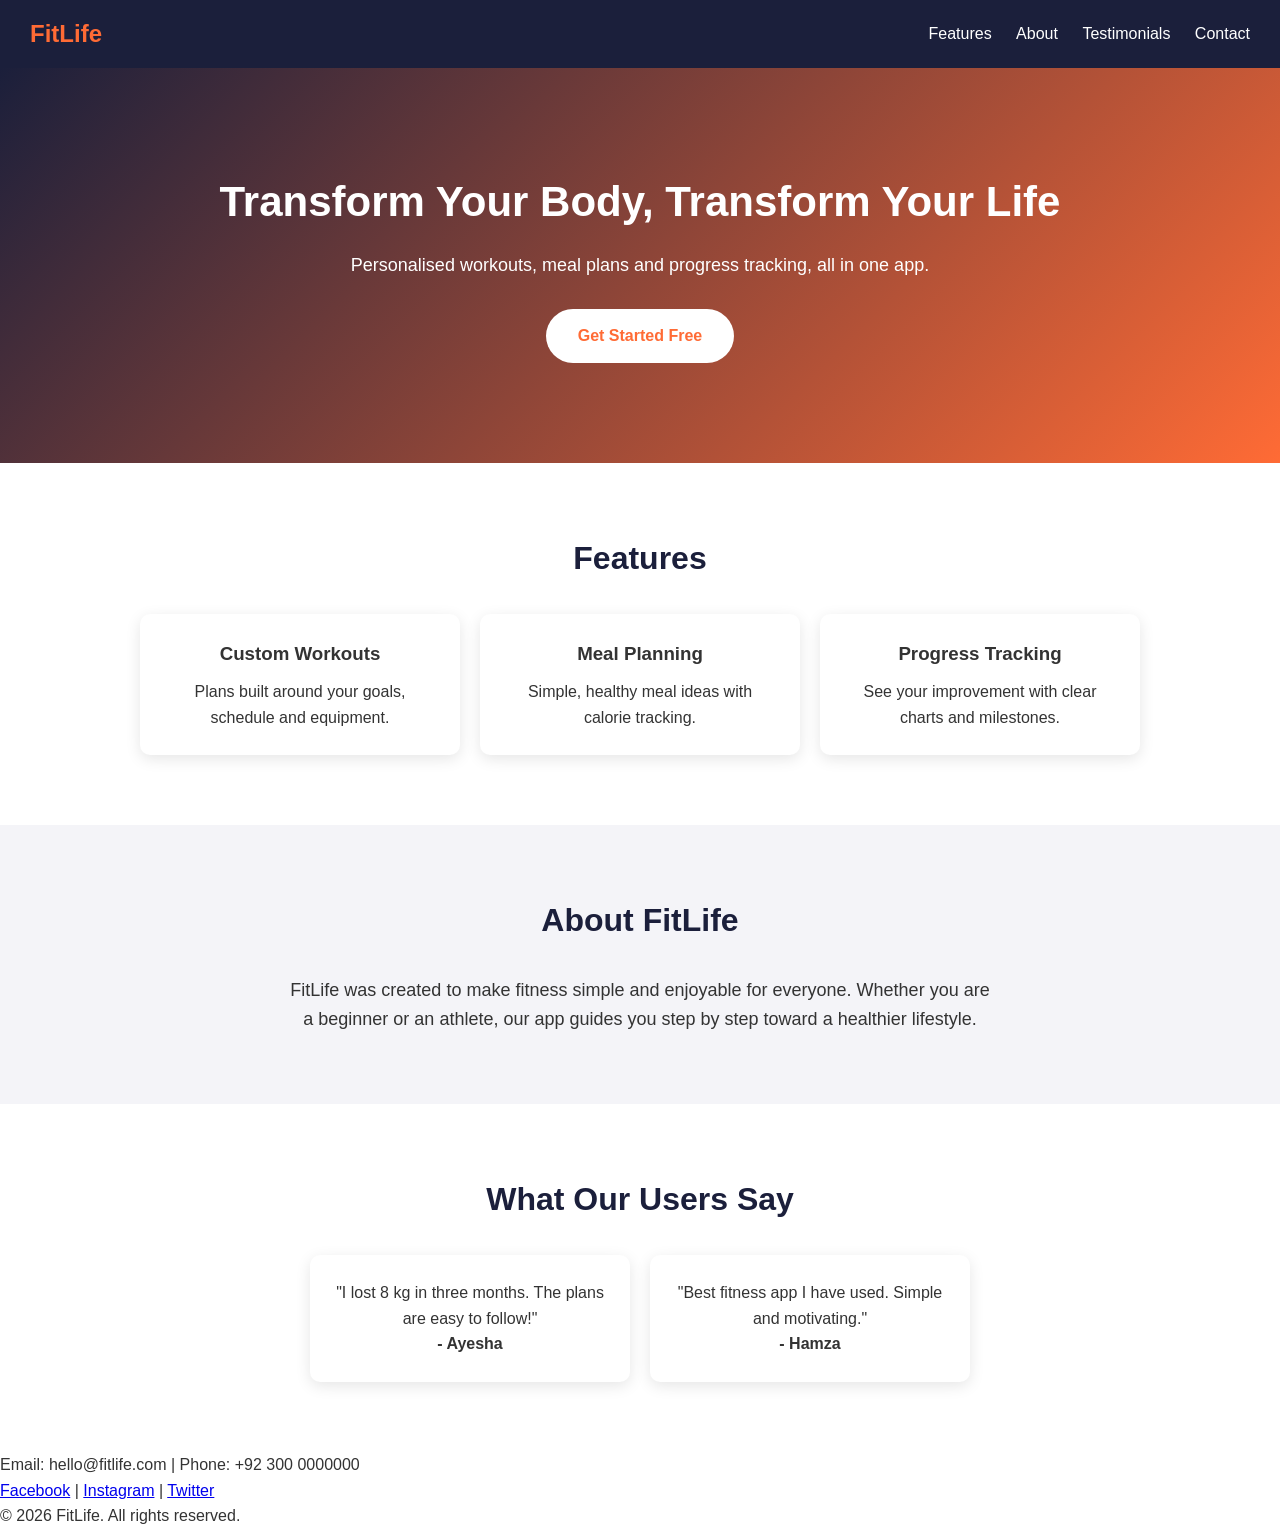
<file: WebDev-L1-LandingPage/index.html>
<!DOCTYPE html>
<html lang="en">
<head>
  <meta charset="UTF-8">
  <meta name="viewport" content="width=device-width, initial-scale=1.0">
  <title>FitLife - Your Fitness Partner</title>
  <link rel="stylesheet" href="style.css">
</head>
<body>
  <header class="navbar">
    <div class="logo">FitLife</div>
    <nav>
      <a href="#features">Features</a>
      <a href="#about">About</a>
      <a href="#testimonials">Testimonials</a>
      <a href="#contact">Contact</a>
    </nav>
  </header>

  <section class="hero">
    <h1>Transform Your Body, Transform Your Life</h1>
    <p>Personalised workouts, meal plans and progress tracking, all in one app.</p>
    <a href="#contact" class="cta">Get Started Free</a>
  </section>

  <section id="features" class="section">
    <h2>Features</h2>
    <div class="cards">
      <div class="card">
        <h3>Custom Workouts</h3>
        <p>Plans built around your goals, schedule and equipment.</p>
      </div>
      <div class="card">
        <h3>Meal Planning</h3>
        <p>Simple, healthy meal ideas with calorie tracking.</p>
      </div>
      <div class="card">
        <h3>Progress Tracking</h3>
        <p>See your improvement with clear charts and milestones.</p>
      </div>
    </div>
  </section>

  <section id="about" class="section alt">
    <h2>About FitLife</h2>
    <p class="about-text">FitLife was created to make fitness simple and enjoyable for everyone. Whether you are a beginner or an athlete, our app guides you step by step toward a healthier lifestyle.</p>
  </section>

  <section id="testimonials" class="section">
    <h2>What Our Users Say</h2>
    <div class="cards">
      <div class="card">
        <p>"I lost 8 kg in three months. The plans are easy to follow!"</p>
        <strong>- Ayesha</strong>
      </div>
      <div class="card">
        <p>"Best fitness app I have used. Simple and motivating."</p>
        <strong>- Hamza</strong>
      </div>
    </div>
  </section>

  <footer id="contact" class="footer">
    <p>Email: hello@fitlife.com | Phone: +92 300 0000000</p>
    <p>
      <a href="#">Facebook</a> |
      <a href="#">Instagram</a> |
      <a href="#">Twitter</a>
    </p>
    <p>&copy; 2026 FitLife. All rights reserved.</p>
  </footer>
</body>
</html>
</file>
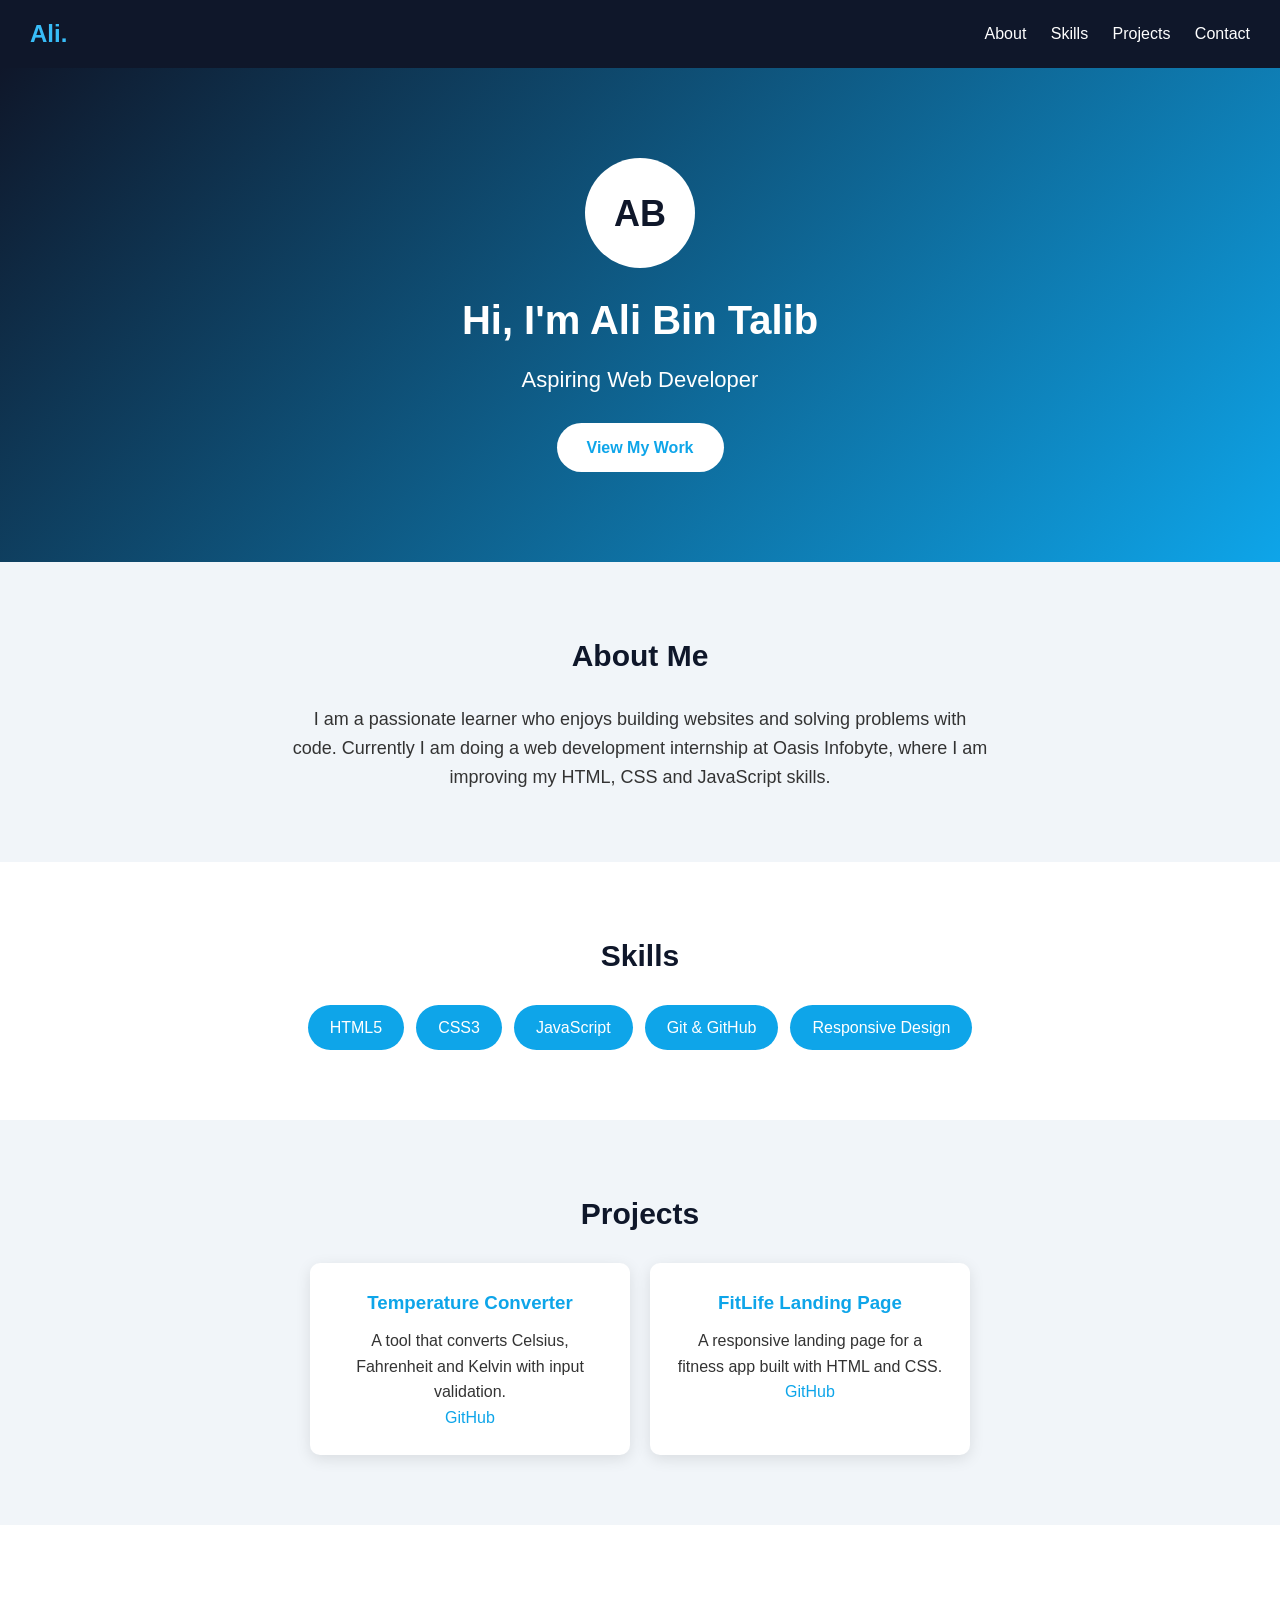
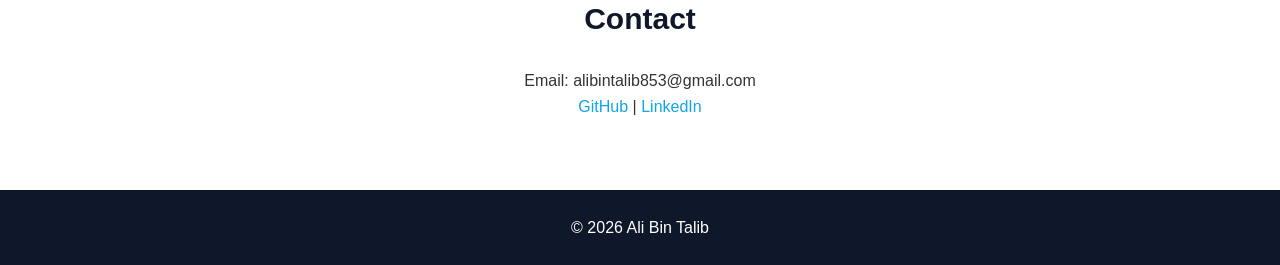
<file: WebDev-L1-Portfolio/index.html>
<!DOCTYPE html>
<html lang="en">
<head>
  <meta charset="UTF-8">
  <meta name="viewport" content="width=device-width, initial-scale=1.0">
  <title>Ali Bin Talib | Portfolio</title>
  <link rel="stylesheet" href="style.css">
</head>
<body>
  <header class="navbar">
    <div class="logo">Ali.</div>
    <nav>
      <a href="#about">About</a>
      <a href="#skills">Skills</a>
      <a href="#projects">Projects</a>
      <a href="#contact">Contact</a>
    </nav>
  </header>

  <section class="hero">
    <div class="avatar">AB</div>
    <h1>Hi, I'm Ali Bin Talib</h1>
    <h2>Aspiring Web Developer</h2>
    <a href="#projects" class="btn">View My Work</a>
  </section>

  <section id="about" class="section alt">
    <h2>About Me</h2>
    <p class="about-text">I am a passionate learner who enjoys building websites and solving problems with code. Currently I am doing a web development internship at Oasis Infobyte, where I am improving my HTML, CSS and JavaScript skills.</p>
  </section>

  <section id="skills" class="section">
    <h2>Skills</h2>
    <div class="skills">
      <span>HTML5</span>
      <span>CSS3</span>
      <span>JavaScript</span>
      <span>Git &amp; GitHub</span>
      <span>Responsive Design</span>
    </div>
  </section>

  <section id="projects" class="section alt">
    <h2>Projects</h2>
    <div class="cards">
      <div class="card">
        <h3>Temperature Converter</h3>
        <p>A tool that converts Celsius, Fahrenheit and Kelvin with input validation.</p>
        <a href="https://github.com/Ali-Bin-Talib/OIBSIP" target="_blank">GitHub</a>
      </div>
      <div class="card">
        <h3>FitLife Landing Page</h3>
        <p>A responsive landing page for a fitness app built with HTML and CSS.</p>
        <a href="https://github.com/Ali-Bin-Talib/OIBSIP" target="_blank">GitHub</a>
      </div>
    </div>
  </section>

  <section id="contact" class="section">
    <h2>Contact</h2>
    <p>Email: alibintalib853@gmail.com</p>
    <p>
      <a href="https://github.com/Ali-Bin-Talib" target="_blank">GitHub</a> |
      <a href="#" https://www.linkedin.com/in/ali-bin-talib-29284a372="_blank">LinkedIn</a>
    </p>
  </section>

  <footer class="footer">
    <p>&copy; 2026 Ali Bin Talib</p>
  </footer>
</body>
</html>
</file>
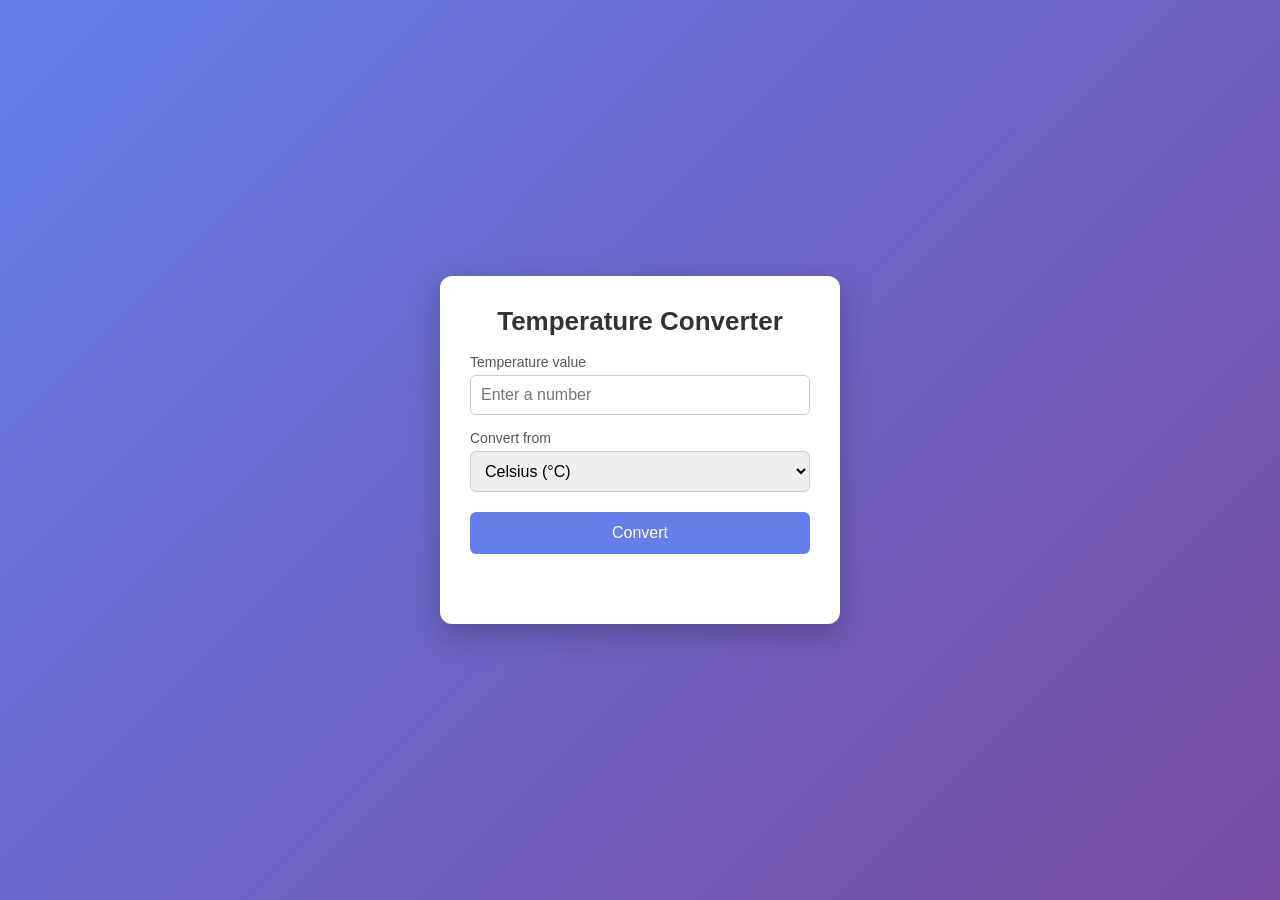
<file: WebDev-L1-TemperatureConverter/index.html>
<!DOCTYPE html>
<html lang="en">
<head>
  <meta charset="UTF-8">
  <meta name="viewport" content="width=device-width, initial-scale=1.0">
  <title>Temperature Converter</title>
  <link rel="stylesheet" href="style.css">
</head>
<body>
  <div class="card">
    <h1>Temperature Converter</h1>

    <label for="temp">Temperature value</label>
    <input type="text" id="temp" placeholder="Enter a number">

    <label for="unit">Convert from</label>
    <select id="unit">
      <option value="C">Celsius (°C)</option>
      <option value="F">Fahrenheit (°F)</option>
      <option value="K">Kelvin (K)</option>
    </select>

    <button id="convertBtn">Convert</button>

    <p id="error" class="error"></p>

    <div id="result" class="result"></div>
  </div>

  <script src="script.js"></script>
</body>
</html>
</file>
<file: WebDev-L1-LandingPage/style.css>
* {
  box-sizing: border-box;
  margin: 0;
  padding: 0;
}

html {
  scroll-behavior: smooth;
}

body {
  font-family: Arial, sans-serif;
  color: #333;
  line-height: 1.6;
}

.navbar {
  position: sticky;
  top: 0;
  z-index: 100;
  display: flex;
  justify-content: space-between;
  align-items: center;
  flex-wrap: wrap;
  padding: 15px 30px;
  background: #1b1f3b;
}

.logo {
  font-size: 24px;
  font-weight: bold;
  color: #ff6b35;
}

.navbar nav a {
  color: #fff;
  text-decoration: none;
  margin-left: 20px;
  font-size: 16px;
}

.navbar nav a:hover {
  color: #ff6b35;
}

.hero {
  text-align: center;
  padding: 100px 20px;
  color: #fff;
  background: linear-gradient(135deg, #1b1f3b, #ff6b35);
}

.hero h1 {
  font-size: 42px;
  margin-bottom: 15px;
}

.hero p {
  font-size: 18px;
  margin-bottom: 30px;
}

.cta {
  display: inline-block;
  padding: 14px 32px;
  background: #fff;
  color: #ff6b35;
  font-weight: bold;
  text-decoration: none;
  border-radius: 30px;
}

.cta:hover {
  background: #ffe3d6;
}

.section {
  padding: 70px 30px;
  text-align: center;
}

.section.alt {
  background: #f4f4f8;
}

.section h2 {
  font-size: 32px;
  margin-bottom: 30px;
  color: #1b1f3b;
}

.about-text {
  max-width: 700px;
  margin: 0 auto;
  font-size: 18px;
}

.cards {
  display: flex;
  flex-wrap: wrap;
  justify-content: center;
  gap: 20px;
}

.card {
  flex: 1 1 250px;
  max-width: 320px;
  padding: 25px;
  background: #fff;
  border-radius: 10px;
  box-shadow: 0 4px 15px rgba(0, 0, 0, 0.1);
}

.card h3 {
  margin-bottom: 10px;
</file>
<file: WebDev-L1-Portfolio/style.css>
* {
  box-sizing: border-box;
  margin: 0;
  padding: 0;
}

html {
  scroll-behavior: smooth;
}

body {
  font-family: Arial, sans-serif;
  color: #333;
  line-height: 1.6;
}

.navbar {
  position: sticky;
  top: 0;
  z-index: 100;
  display: flex;
  justify-content: space-between;
  align-items: center;
  flex-wrap: wrap;
  padding: 15px 30px;
  background: #0f172a;
}

.logo {
  font-size: 24px;
  font-weight: bold;
  color: #38bdf8;
}

.navbar nav a {
  color: #fff;
  text-decoration: none;
  margin-left: 20px;
}

.navbar nav a:hover {
  color: #38bdf8;
}

.hero {
  text-align: center;
  padding: 90px 20px;
  color: #fff;
  background: linear-gradient(135deg, #0f172a, #0ea5e9);
}

.avatar {
  width: 110px;
  height: 110px;
  margin: 0 auto 20px;
  border-radius: 50%;
  background: #fff;
  color: #0f172a;
  display: flex;
  align-items: center;
  justify-content: center;
  font-size: 36px;
  font-weight: bold;
}

.hero h1 {
  font-size: 40px;
}

.hero h2 {
  font-size: 22px;
  font-weight: normal;
  margin: 10px 0 25px;
}

.btn {
  display: inline-block;
  padding: 12px 30px;
  background: #fff;
  color: #0ea5e9;
  font-weight: bold;
  text-decoration: none;
  border-radius: 30px;
}

.section {
  padding: 70px 30px;
  text-align: center;
}

.section.alt {
  background: #f1f5f9;
}

.section h2 {
  font-size: 30px;
  margin-bottom: 25px;
  color: #0f172a;
}

.about-text {
  max-width: 700px;
  margin: 0 auto;
  font-size: 18px;
}

.skills {
  display: flex;
  flex-wrap: wrap;
  justify-content: center;
  gap: 12px;
}

.skills span {
  padding: 10px 22px;
  background: #0ea5e9;
  color: #fff;
  border-radius: 25px;
}

.cards {
  display: flex;
  flex-wrap: wrap;
  justify-content: center;
  gap: 20px;
}

.card {
  flex: 1 1 250px;
  max-width: 320px;
  padding: 25px;
  background: #fff;
  border-radius: 10px;
  box-shadow: 0 4px 15px rgba(0, 0, 0, 0.1);
}

.card h3 {
  color: #0ea5e9;
  margin-bottom: 10px;
}

.card a,
.section a {
  color: #0ea5e9;
  text-decoration: none;
}

.footer {
  padding: 25px;
  text-align: center;
  color: #fff;
  background: #0f172a;
}

@media (max-width: 600px) {
  .navbar {
    flex-direction: column;
    gap: 10px;
  }
  .navbar nav a {
    margin: 0 10px;
  }
  .hero h1 {
    font-size: 28px;
  }
}
</file>
<file: WebDev-L1-TemperatureConverter/style.css>
* {
  box-sizing: border-box;
}

body {
  margin: 0;
  min-height: 100vh;
  display: flex;
  justify-content: center;
  align-items: center;
  font-family: Arial, sans-serif;
  background: linear-gradient(135deg, #667eea, #764ba2);
}

.card {
  background: #fff;
  width: 90%;
  max-width: 400px;
  padding: 30px;
  border-radius: 12px;
  box-shadow: 0 10px 30px rgba(0, 0, 0, 0.25);
}

h1 {
  text-align: center;
  font-size: 26px;
  margin-top: 0;
  color: #333;
}

label {
  display: block;
  margin: 15px 0 5px;
  font-size: 14px;
  color: #555;
}

input,
select {
  width: 100%;
  padding: 10px;
  font-size: 16px;
  border: 1px solid #ccc;
  border-radius: 6px;
}

button {
  width: 100%;
  margin-top: 20px;
  padding: 12px;
  font-size: 16px;
  color: #fff;
  background: #667eea;
  border: none;
  border-radius: 6px;
  cursor: pointer;
}

button:hover {
  background: #5568d3;
}

.error {
  color: #d93025;
  font-size: 14px;
  min-height: 18px;
  margin: 12px 0 0;
}

.result {
  margin-top: 10px;
  font-size: 18px;
  line-height: 1.8;
  text-align: center;
  color: #222;
}
</file>
